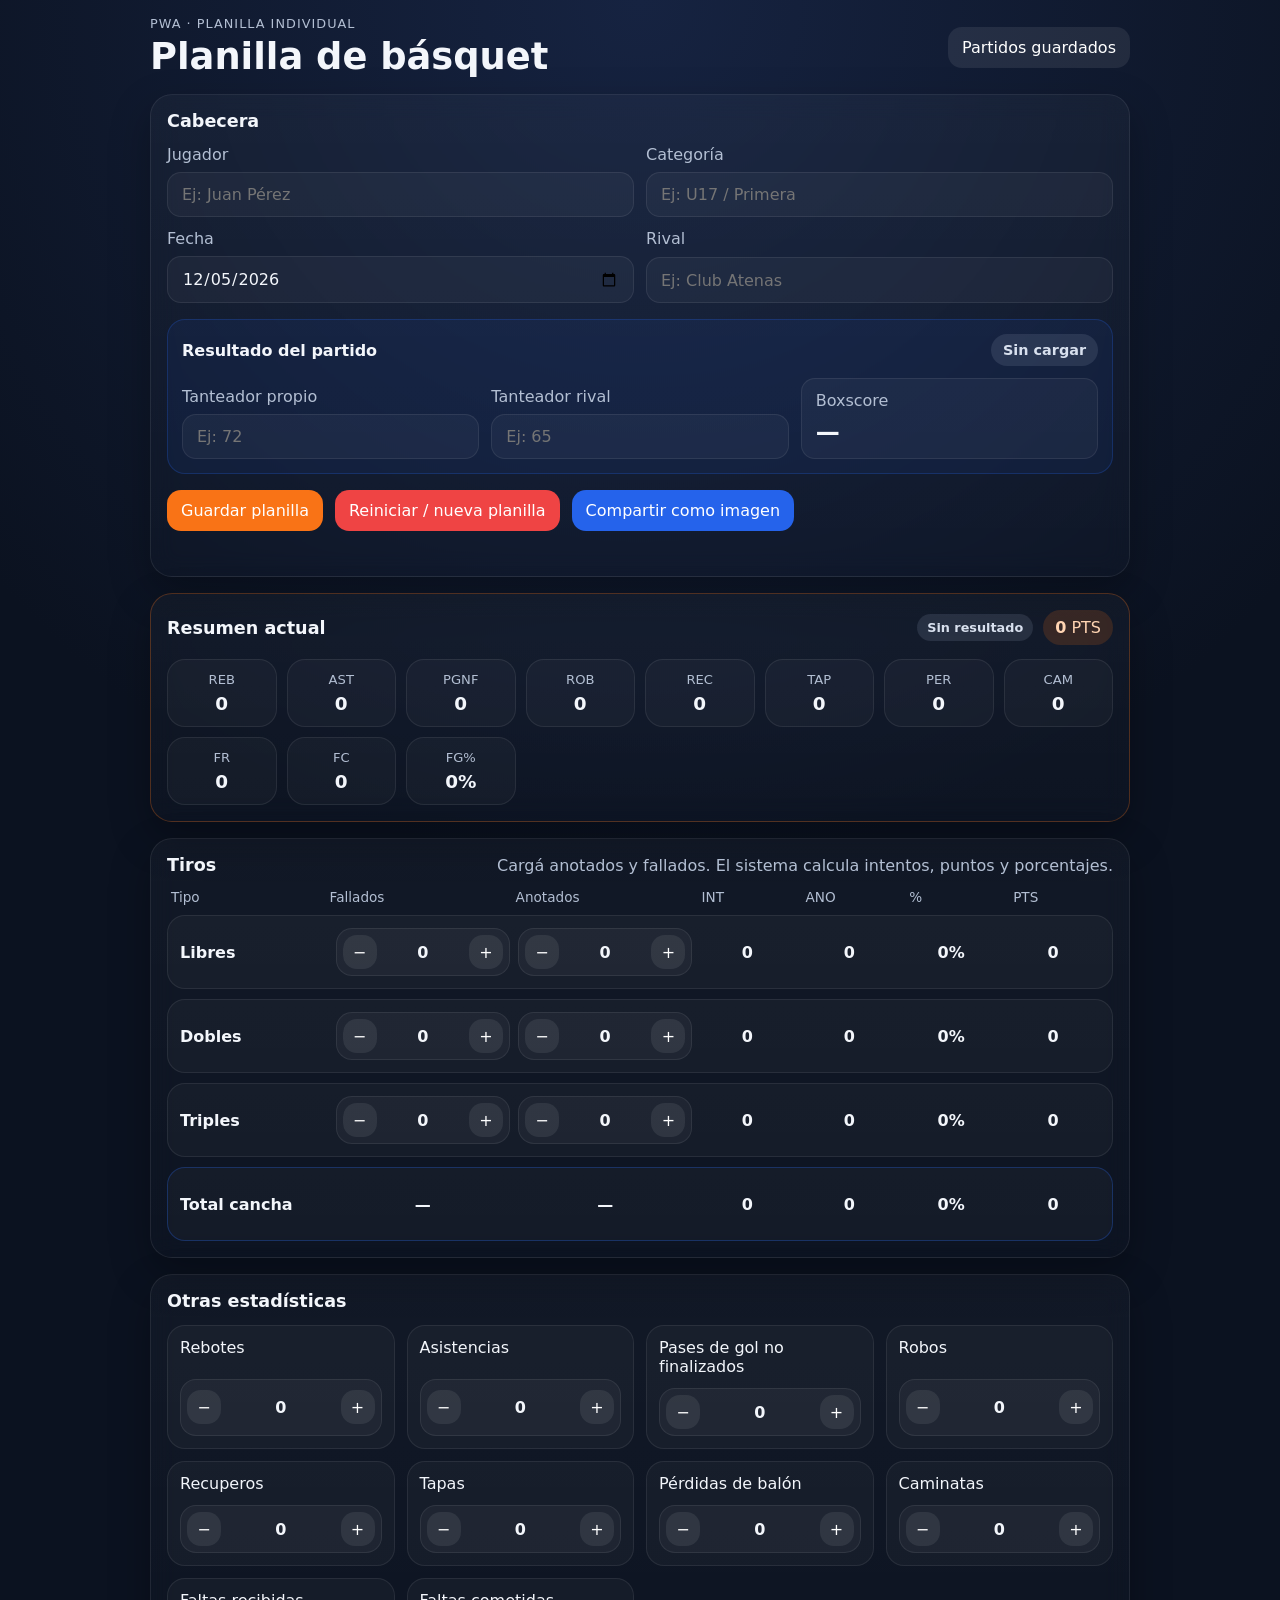
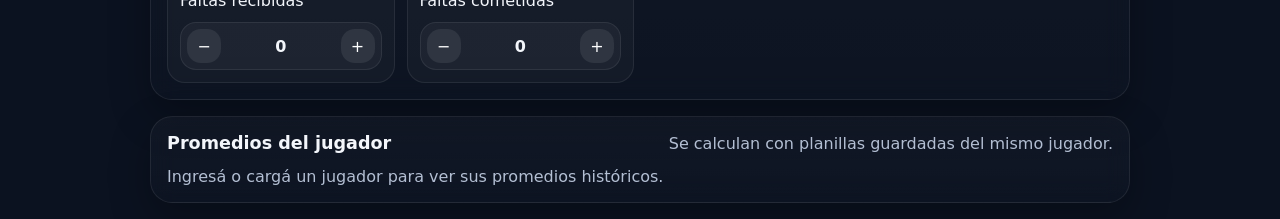
<file: index.html>
<!doctype html>
<html lang="es">
  <head>
    <meta charset="UTF-8" />
    <meta name="viewport" content="width=device-width, initial-scale=1, viewport-fit=cover" />
    <meta name="theme-color" content="#101828" />
    <meta name="description" content="Planilla individual de jugador de baloncesto en formato PWA." />
    <link rel="manifest" href="manifest.webmanifest?v=3" />
    <link rel="apple-touch-icon" href="icons/icon-192.png?v=3" />
    <link rel="stylesheet" href="styles.css?v=3" />
    <meta http-equiv="Cache-Control" content="no-cache, no-store, must-revalidate" />
    <meta http-equiv="Pragma" content="no-cache" />
    <meta http-equiv="Expires" content="0" />
    <title>Planilla Individual de Básquet</title>
  </head>
  <body>
    <div class="app-shell">
      <header class="topbar">
        <div>
          <p class="eyebrow">PWA · Planilla individual</p>
          <h1>Planilla de básquet</h1>
        </div>
        <button id="toggle-history" class="ghost-btn">Partidos guardados</button>
      </header>

      <section id="history-panel" class="panel hidden">
        <div class="panel-header">
          <h2>Planillas anteriores</h2>
          <button id="close-history" class="ghost-btn small">Cerrar</button>
        </div>
        <div id="history-list" class="history-list empty-state">
          Todavía no hay planillas guardadas.
        </div>
      </section>

      <main>
        <section class="card">
          <div class="card-header">
            <h2>Cabecera</h2>
            <span id="install-status" class="status-chip hidden">Instalable</span>
          </div>
          <div class="grid two">
            <label>
              <span>Jugador</span>
              <input id="playerName" type="text" placeholder="Ej: Juan Pérez" maxlength="60" />
            </label>
            <label>
              <span>Categoría</span>
              <input id="category" type="text" placeholder="Ej: U17 / Primera" maxlength="40" />
            </label>
            <label>
              <span>Fecha</span>
              <input id="gameDate" type="date" />
            </label>
            <label>
              <span>Rival</span>
              <input id="opponent" type="text" placeholder="Ej: Club Atenas" maxlength="60" />
            </label>
          </div>

          <div class="result-box">
            <div class="result-box-header">
              <h3>Resultado del partido</h3>
              <span id="resultBadge" class="result-badge neutral">Sin cargar</span>
            </div>
            <div class="grid result-grid">
              <label>
                <span>Tanteador propio</span>
                <input id="teamScore" type="number" min="0" inputmode="numeric" placeholder="Ej: 72" />
              </label>
              <label>
                <span>Tanteador rival</span>
                <input id="opponentScore" type="number" min="0" inputmode="numeric" placeholder="Ej: 65" />
              </label>
              <div class="score-preview-wrap">
                <span class="score-preview-label">Boxscore</span>
                <strong id="scorePreview" class="score-preview">—</strong>
              </div>
            </div>
          </div>

          <div class="actions-row">
            <button id="save-sheet" class="primary-btn">Guardar planilla</button>
            <button id="new-sheet" class="danger-btn">Reiniciar / nueva planilla</button>
            <button id="share-sheet" class="secondary-btn">Compartir como imagen</button>
            <button id="install-app" class="ghost-btn hidden">Instalar app</button>
          </div>
          <p id="save-feedback" class="feedback"></p>
        </section>

        <section class="card summary-card">
          <div class="card-header">
            <h2>Resumen actual</h2>
            <div class="summary-top-right">
              <span id="summaryResultBadge" class="result-badge neutral small">Sin resultado</span>
              <span class="summary-points"><strong id="totalPoints">0</strong> PTS</span>
            </div>
          </div>
          <div class="summary-grid">
            <div class="summary-stat"><span>REB</span><strong id="summaryRebounds">0</strong></div>
            <div class="summary-stat"><span>AST</span><strong id="summaryAssists">0</strong></div>
            <div class="summary-stat"><span>PGNF</span><strong id="summarySecondaryAssists">0</strong></div>
            <div class="summary-stat"><span>ROB</span><strong id="summarySteals">0</strong></div>
            <div class="summary-stat"><span>REC</span><strong id="summaryRecoveries">0</strong></div>
            <div class="summary-stat"><span>TAP</span><strong id="summaryBlocks">0</strong></div>
            <div class="summary-stat"><span>PER</span><strong id="summaryTurnovers">0</strong></div>
            <div class="summary-stat"><span>CAM</span><strong id="summaryTravels">0</strong></div>
            <div class="summary-stat"><span>FR</span><strong id="summaryFoulsReceived">0</strong></div>
            <div class="summary-stat"><span>FC</span><strong id="summaryFoulsCommitted">0</strong></div>
            <div class="summary-stat"><span>FG%</span><strong id="summaryFgPct">0%</strong></div>
          </div>
        </section>

        <section class="card">
          <div class="card-header">
            <h2>Tiros</h2>
            <span class="helper-text">Cargá anotados y fallados. El sistema calcula intentos, puntos y porcentajes.</span>
          </div>
          <div class="shots-table">
            <div class="shots-head row">
              <span>Tipo</span>
              <span>Fallados</span>
              <span>Anotados</span>
              <span>INT</span>
              <span>ANO</span>
              <span>%</span>
              <span>PTS</span>
            </div>

            <div class="row shot-row" data-shot-row="ft">
              <span class="shot-label">Libres</span>
              <div class="shot-metric shot-counter" data-mobile-label="Fallados">
                <div class="counter-group">
                  <button data-counter-type="shot" data-shot="ft" data-field="missed" data-delta="-1">−</button>
                  <strong id="ft-missed">0</strong>
                  <button data-counter-type="shot" data-shot="ft" data-field="missed" data-delta="1">+</button>
                </div>
              </div>
              <div class="shot-metric shot-counter" data-mobile-label="Anotados">
                <div class="counter-group">
                  <button data-counter-type="shot" data-shot="ft" data-field="made" data-delta="-1">−</button>
                  <strong id="ft-made">0</strong>
                  <button data-counter-type="shot" data-shot="ft" data-field="made" data-delta="1">+</button>
                </div>
              </div>
              <div class="shot-metric" data-mobile-label="INT"><strong id="ft-attempts">0</strong></div>
              <div class="shot-metric" data-mobile-label="ANO"><strong id="ft-made-display">0</strong></div>
              <div class="shot-metric" data-mobile-label="%"><strong id="ft-pct">0%</strong></div>
              <div class="shot-metric" data-mobile-label="PTS"><strong id="ft-points">0</strong></div>
            </div>

            <div class="row shot-row" data-shot-row="two">
              <span class="shot-label">Dobles</span>
              <div class="shot-metric shot-counter" data-mobile-label="Fallados">
                <div class="counter-group">
                  <button data-counter-type="shot" data-shot="two" data-field="missed" data-delta="-1">−</button>
                  <strong id="two-missed">0</strong>
                  <button data-counter-type="shot" data-shot="two" data-field="missed" data-delta="1">+</button>
                </div>
              </div>
              <div class="shot-metric shot-counter" data-mobile-label="Anotados">
                <div class="counter-group">
                  <button data-counter-type="shot" data-shot="two" data-field="made" data-delta="-1">−</button>
                  <strong id="two-made">0</strong>
                  <button data-counter-type="shot" data-shot="two" data-field="made" data-delta="1">+</button>
                </div>
              </div>
              <div class="shot-metric" data-mobile-label="INT"><strong id="two-attempts">0</strong></div>
              <div class="shot-metric" data-mobile-label="ANO"><strong id="two-made-display">0</strong></div>
              <div class="shot-metric" data-mobile-label="%"><strong id="two-pct">0%</strong></div>
              <div class="shot-metric" data-mobile-label="PTS"><strong id="two-points">0</strong></div>
            </div>

            <div class="row shot-row" data-shot-row="three">
              <span class="shot-label">Triples</span>
              <div class="shot-metric shot-counter" data-mobile-label="Fallados">
                <div class="counter-group">
                  <button data-counter-type="shot" data-shot="three" data-field="missed" data-delta="-1">−</button>
                  <strong id="three-missed">0</strong>
                  <button data-counter-type="shot" data-shot="three" data-field="missed" data-delta="1">+</button>
                </div>
              </div>
              <div class="shot-metric shot-counter" data-mobile-label="Anotados">
                <div class="counter-group">
                  <button data-counter-type="shot" data-shot="three" data-field="made" data-delta="-1">−</button>
                  <strong id="three-made">0</strong>
                  <button data-counter-type="shot" data-shot="three" data-field="made" data-delta="1">+</button>
                </div>
              </div>
              <div class="shot-metric" data-mobile-label="INT"><strong id="three-attempts">0</strong></div>
              <div class="shot-metric" data-mobile-label="ANO"><strong id="three-made-display">0</strong></div>
              <div class="shot-metric" data-mobile-label="%"><strong id="three-pct">0%</strong></div>
              <div class="shot-metric" data-mobile-label="PTS"><strong id="three-points">0</strong></div>
            </div>

            <div class="row shot-row total-row">
              <span class="shot-label">Total cancha</span>
              <div class="shot-metric" data-mobile-label="Fallados"><strong>—</strong></div>
              <div class="shot-metric" data-mobile-label="Anotados"><strong>—</strong></div>
              <div class="shot-metric" data-mobile-label="INT"><strong id="fg-attempts">0</strong></div>
              <div class="shot-metric" data-mobile-label="ANO"><strong id="fg-made">0</strong></div>
              <div class="shot-metric" data-mobile-label="%"><strong id="fg-pct">0%</strong></div>
              <div class="shot-metric" data-mobile-label="PTS"><strong id="fg-points">0</strong></div>
            </div>
          </div>
        </section>

        <section class="card">
          <div class="card-header">
            <h2>Otras estadísticas</h2>
          </div>
          <div class="stats-grid" id="stats-grid">
            <div class="stat-box">
              <span>Rebotes</span>
              <div class="counter-group big">
                <button data-counter-type="stat" data-stat="rebounds" data-delta="-1">−</button>
                <strong id="rebounds">0</strong>
                <button data-counter-type="stat" data-stat="rebounds" data-delta="1">+</button>
              </div>
            </div>
            <div class="stat-box">
              <span>Asistencias</span>
              <div class="counter-group big">
                <button data-counter-type="stat" data-stat="assists" data-delta="-1">−</button>
                <strong id="assists">0</strong>
                <button data-counter-type="stat" data-stat="assists" data-delta="1">+</button>
              </div>
            </div>
            <div class="stat-box">
              <span>Pases de gol no finalizados</span>
              <div class="counter-group big">
                <button data-counter-type="stat" data-stat="secondaryAssists" data-delta="-1">−</button>
                <strong id="secondaryAssists">0</strong>
                <button data-counter-type="stat" data-stat="secondaryAssists" data-delta="1">+</button>
              </div>
            </div>
            <div class="stat-box">
              <span>Robos</span>
              <div class="counter-group big">
                <button data-counter-type="stat" data-stat="steals" data-delta="-1">−</button>
                <strong id="steals">0</strong>
                <button data-counter-type="stat" data-stat="steals" data-delta="1">+</button>
              </div>
            </div>
            <div class="stat-box">
              <span>Recuperos</span>
              <div class="counter-group big">
                <button data-counter-type="stat" data-stat="recoveries" data-delta="-1">−</button>
                <strong id="recoveries">0</strong>
                <button data-counter-type="stat" data-stat="recoveries" data-delta="1">+</button>
              </div>
            </div>
            <div class="stat-box">
              <span>Tapas</span>
              <div class="counter-group big">
                <button data-counter-type="stat" data-stat="blocks" data-delta="-1">−</button>
                <strong id="blocks">0</strong>
                <button data-counter-type="stat" data-stat="blocks" data-delta="1">+</button>
              </div>
            </div>
            <div class="stat-box">
              <span>Pérdidas de balón</span>
              <div class="counter-group big">
                <button data-counter-type="stat" data-stat="turnovers" data-delta="-1">−</button>
                <strong id="turnovers">0</strong>
                <button data-counter-type="stat" data-stat="turnovers" data-delta="1">+</button>
              </div>
            </div>
            <div class="stat-box">
              <span>Caminatas</span>
              <div class="counter-group big">
                <button data-counter-type="stat" data-stat="travels" data-delta="-1">−</button>
                <strong id="travels">0</strong>
                <button data-counter-type="stat" data-stat="travels" data-delta="1">+</button>
              </div>
            </div>
            <div class="stat-box">
              <span>Faltas recibidas</span>
              <div class="counter-group big">
                <button data-counter-type="stat" data-stat="foulsReceived" data-delta="-1">−</button>
                <strong id="foulsReceived">0</strong>
                <button data-counter-type="stat" data-stat="foulsReceived" data-delta="1">+</button>
              </div>
            </div>
            <div class="stat-box">
              <span>Faltas cometidas</span>
              <div class="counter-group big">
                <button data-counter-type="stat" data-stat="foulsCommitted" data-delta="-1">−</button>
                <strong id="foulsCommitted">0</strong>
                <button data-counter-type="stat" data-stat="foulsCommitted" data-delta="1">+</button>
              </div>
            </div>
          </div>
        </section>

        <section class="card">
          <div class="card-header">
            <h2>Promedios del jugador</h2>
            <span id="averages-meta" class="helper-text">Se calculan con planillas guardadas del mismo jugador.</span>
          </div>
          <div id="averages-content" class="averages-grid empty-state">
            Ingresá o cargá un jugador para ver sus promedios históricos.
          </div>
        </section>
      </main>
    </div>

    <script src="app.js?v=3"></script>
  </body>
</html>
</file>
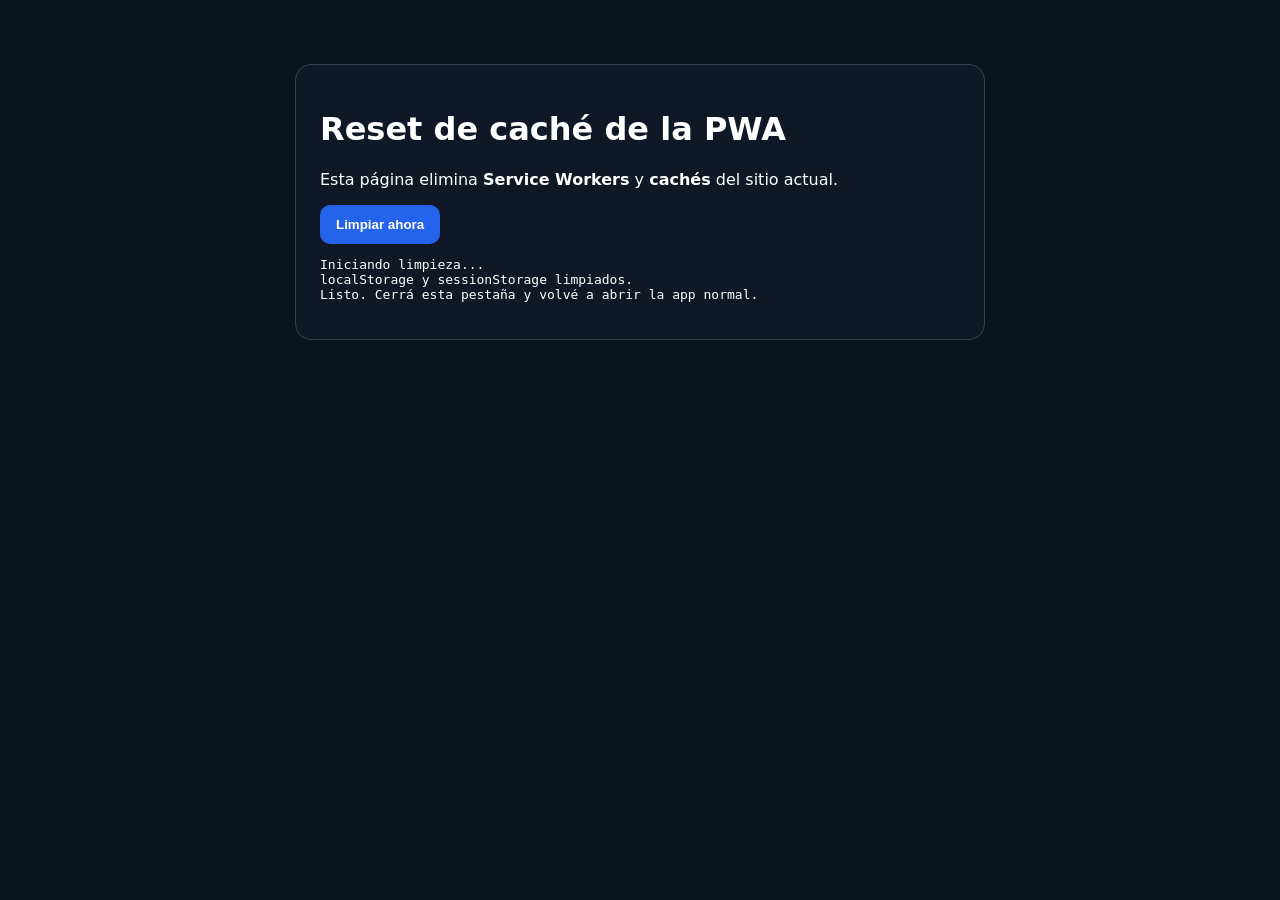
<file: reset-cache.html>
<!doctype html>
<html lang="es">
<head>
  <meta charset="UTF-8" />
  <meta name="viewport" content="width=device-width, initial-scale=1.0" />
  <title>Reset PWA Cache</title>
  <style>
    body { font-family: system-ui, sans-serif; background:#0b1220; color:#fff; margin:0; padding:24px; }
    .card { max-width:640px; margin:40px auto; background:#101828; border:1px solid #334155; border-radius:16px; padding:24px; }
    button { background:#2563eb; color:#fff; border:none; padding:12px 16px; border-radius:10px; font-weight:700; cursor:pointer; }
    code { background:#111827; padding:2px 6px; border-radius:6px; }
  </style>
</head>
<body>
  <div class="card">
    <h1>Reset de caché de la PWA</h1>
    <p>Esta página elimina <strong>Service Workers</strong> y <strong>cachés</strong> del sitio actual.</p>
    <button id="resetBtn">Limpiar ahora</button>
    <pre id="log"></pre>
  </div>

  <script>
    async function resetPwa() {
      const log = document.getElementById('log');
      const write = (msg) => log.textContent += msg + '\n';
      write('Iniciando limpieza...');

      if ('serviceWorker' in navigator) {
        const regs = await navigator.serviceWorker.getRegistrations();
        for (const reg of regs) {
          await reg.unregister();
          write('SW eliminado: ' + (reg.scope || 'sin scope'));
        }
      } else {
        write('Este navegador no soporta Service Worker.');
      }

      if ('caches' in window) {
        const keys = await caches.keys();
        for (const key of keys) {
          await caches.delete(key);
          write('Cache eliminado: ' + key);
        }
      }

      try {
        localStorage.clear();
        sessionStorage.clear();
        write('localStorage y sessionStorage limpiados.');
      } catch (e) {
        write('No se pudo limpiar storage: ' + e.message);
      }

      write('Listo. Cerrá esta pestaña y volvé a abrir la app normal.');
    }

    document.getElementById('resetBtn').addEventListener('click', resetPwa);
    resetPwa();
  </script>
</body>
</html>
</file>
<file: styles.css>
:root {
  --bg: #0b1220;
  --card: #111a2d;
  --card-2: #16233b;
  --text: #f3f6fb;
  --muted: #b3bfd3;
  --line: rgba(255, 255, 255, 0.08);
  --primary: #f97316;
  --secondary: #2563eb;
  --danger: #ef4444;
  --success: #16a34a;
  --warning: #f59e0b;
  --shadow: 0 16px 40px rgba(0, 0, 0, 0.28);
  --radius: 22px;
}

* {
  box-sizing: border-box;
}

html,
body {
  margin: 0;
  min-height: 100%;
  font-family: Inter, ui-sans-serif, system-ui, -apple-system, BlinkMacSystemFont, 'Segoe UI', sans-serif;
  background: radial-gradient(circle at top, #162341 0%, var(--bg) 45%);
  color: var(--text);
}

body {
  padding: 16px;
}

button,
input {
  font: inherit;
}

button {
  cursor: pointer;
}

.app-shell {
  max-width: 980px;
  margin: 0 auto;
}

.topbar {
  display: flex;
  align-items: center;
  justify-content: space-between;
  gap: 16px;
  margin-bottom: 16px;
}

.eyebrow {
  margin: 0 0 4px;
  font-size: 0.8rem;
  letter-spacing: 0.08em;
  text-transform: uppercase;
  color: var(--muted);
}

h1,
h2,
h3,
p {
  margin: 0;
}

h1 {
  font-size: clamp(1.6rem, 3vw, 2.3rem);
}

h2 {
  font-size: 1.1rem;
}

h3 {
  font-size: 1rem;
}

main {
  display: grid;
  gap: 16px;
}

.card,
.panel {
  background: linear-gradient(180deg, rgba(255, 255, 255, 0.03), rgba(255, 255, 255, 0.01));
  border: 1px solid var(--line);
  border-radius: var(--radius);
  padding: 16px;
  box-shadow: var(--shadow);
  backdrop-filter: blur(12px);
}

.panel {
  margin-bottom: 16px;
}

.card-header,
.panel-header,
.actions-row {
  display: flex;
  align-items: center;
  justify-content: space-between;
  gap: 12px;
}

.actions-row {
  margin-top: 16px;
  flex-wrap: wrap;
  justify-content: flex-start;
}

.grid {
  display: grid;
  gap: 12px;
}

.grid.two {
  grid-template-columns: repeat(2, minmax(0, 1fr));
  margin-top: 14px;
}

label {
  display: grid;
  gap: 8px;
}

label span,
.helper-text,
.feedback,
.status-chip,
.history-meta,
.empty-state,
.score-preview-label {
  color: var(--muted);
}

input {
  width: 100%;
  border: 1px solid var(--line);
  border-radius: 14px;
  padding: 12px 14px;
  background: rgba(255, 255, 255, 0.04);
  color: var(--text);
}

input:focus {
  outline: 2px solid rgba(249, 115, 22, 0.35);
  border-color: rgba(249, 115, 22, 0.7);
}

.primary-btn,
.secondary-btn,
.danger-btn,
.ghost-btn,
.counter-group button,
.history-item button {
  border: none;
  border-radius: 14px;
  padding: 11px 14px;
  color: white;
  transition: transform 0.12s ease, opacity 0.12s ease;
}

.primary-btn:active,
.secondary-btn:active,
.danger-btn:active,
.ghost-btn:active,
.counter-group button:active,
.history-item button:active {
  transform: translateY(1px);
}

.primary-btn {
  background: var(--primary);
}

.secondary-btn {
  background: var(--secondary);
}

.danger-btn {
  background: var(--danger);
}

.ghost-btn {
  background: rgba(255, 255, 255, 0.08);
}

.ghost-btn.small {
  padding: 8px 12px;
}

.feedback {
  margin-top: 10px;
  min-height: 1.2em;
}

.status-chip {
  background: rgba(22, 163, 74, 0.18);
  color: #9ee6b0;
  padding: 8px 10px;
  border-radius: 999px;
  font-size: 0.85rem;
}

.result-box {
  margin-top: 16px;
  border: 1px solid rgba(37, 99, 235, 0.25);
  border-radius: 18px;
  padding: 14px;
  background: rgba(37, 99, 235, 0.08);
  display: grid;
  gap: 12px;
}

.result-box-header {
  display: flex;
  align-items: center;
  justify-content: space-between;
  gap: 12px;
}

.result-grid {
  grid-template-columns: repeat(3, minmax(0, 1fr));
  align-items: end;
}

.score-preview-wrap {
  border: 1px solid var(--line);
  border-radius: 14px;
  padding: 12px 14px;
  background: rgba(255, 255, 255, 0.04);
  display: grid;
  gap: 8px;
  min-height: 76px;
}

.score-preview {
  font-size: 1.5rem;
}

.result-badge {
  padding: 8px 12px;
  border-radius: 999px;
  font-size: 0.9rem;
  font-weight: 700;
  display: inline-flex;
  align-items: center;
  justify-content: center;
}

.result-badge.small {
  font-size: 0.8rem;
  padding: 6px 10px;
}

.result-badge.neutral {
  background: rgba(148, 163, 184, 0.16);
  color: #d8e0ee;
}

.result-badge.win {
  background: rgba(22, 163, 74, 0.18);
  color: #9ee6b0;
}

.result-badge.loss {
  background: rgba(239, 68, 68, 0.18);
  color: #f9b0b0;
}

.result-badge.draw {
  background: rgba(245, 158, 11, 0.18);
  color: #fbd38d;
}

.summary-card {
  border: 1px solid rgba(249, 115, 22, 0.28);
}

.summary-top-right {
  display: flex;
  align-items: center;
  gap: 10px;
  flex-wrap: wrap;
  justify-content: flex-end;
}

.summary-points {
  background: rgba(249, 115, 22, 0.16);
  color: #ffd4b2;
  padding: 8px 12px;
  border-radius: 999px;
}

.summary-grid,
.averages-grid {
  display: grid;
  grid-template-columns: repeat(auto-fit, minmax(105px, 1fr));
  gap: 10px;
  margin-top: 14px;
}

.summary-stat,
.avg-item {
  border: 1px solid var(--line);
  background: rgba(255, 255, 255, 0.03);
  border-radius: 18px;
  padding: 12px;
  display: grid;
  gap: 6px;
  text-align: center;
}

.summary-stat span,
.avg-item span {
  font-size: 0.82rem;
  color: var(--muted);
}

.summary-stat strong,
.avg-item strong {
  font-size: 1.15rem;
}

.shots-table {
  display: grid;
  gap: 10px;
  margin-top: 14px;
}

.row {
  display: grid;
  grid-template-columns: 1.1fr 1.3fr 1.3fr repeat(4, minmax(70px, 0.7fr));
  gap: 8px;
  align-items: center;
}

.shots-head {
  color: var(--muted);
  font-size: 0.85rem;
  padding: 0 4px;
}

.shot-row {
  padding: 12px;
  border: 1px solid var(--line);
  border-radius: 18px;
  background: rgba(255, 255, 255, 0.03);
}

.total-row {
  border-color: rgba(37, 99, 235, 0.3);
}

.shot-label {
  font-weight: 700;
}

.shot-metric {
  display: flex;
  align-items: center;
  justify-content: center;
  min-height: 48px;
}

.shot-metric strong {
  min-width: 24px;
  text-align: center;
}

.shot-counter {
  justify-content: stretch;
}

.counter-group {
  display: inline-flex;
  align-items: center;
  justify-content: space-between;
  gap: 8px;
  background: rgba(255, 255, 255, 0.04);
  border: 1px solid var(--line);
  border-radius: 16px;
  padding: 6px;
  width: 100%;
}

.counter-group.big {
  width: 100%;
}

.counter-group button {
  min-width: 34px;
  min-height: 34px;
  padding: 0;
  background: rgba(255, 255, 255, 0.08);
}

.counter-group strong {
  min-width: 24px;
  text-align: center;
}

.stats-grid {
  display: grid;
  gap: 12px;
  grid-template-columns: repeat(auto-fit, minmax(180px, 1fr));
  margin-top: 14px;
}

.stat-box {
  border: 1px solid var(--line);
  background: rgba(255, 255, 255, 0.03);
  border-radius: 18px;
  padding: 12px;
  display: grid;
  gap: 12px;
}

.history-list {
  display: grid;
  gap: 10px;
  margin-top: 12px;
}

.history-item {
  display: grid;
  grid-template-columns: 1fr auto auto;
  gap: 10px;
  align-items: center;
  padding: 12px;
  border-radius: 16px;
  background: rgba(255, 255, 255, 0.03);
  border: 1px solid var(--line);
}

.history-item button {
  background: rgba(37, 99, 235, 0.18);
}

.history-item .delete-btn {
  background: rgba(239, 68, 68, 0.18);
}

.hidden {
  display: none !important;
}

@media (max-width: 760px) {
  body {
    padding: 12px;
  }

  .topbar,
  .card-header,
  .panel-header,
  .result-box-header {
    align-items: flex-start;
    flex-direction: column;
  }

  .grid.two,
  .result-grid {
    grid-template-columns: 1fr;
  }

  .row,
  .shots-head {
    grid-template-columns: 1fr;
  }

  .shots-head {
    display: none;
  }

  .shot-row {
    gap: 12px;
  }

  .shot-row > .shot-label {
    justify-content: flex-start;
    font-size: 1.05rem;
  }

  .shot-metric {
    justify-content: space-between;
    align-items: center;
    border: 1px solid var(--line);
    border-radius: 16px;
    padding: 10px 12px;
    background: rgba(255, 255, 255, 0.03);
  }

  .shot-metric::before {
    content: attr(data-mobile-label);
    color: var(--muted);
    font-size: 0.9rem;
    font-weight: 600;
  }

  .shot-counter {
    padding: 8px;
  }

  .shot-counter .counter-group {
    max-width: 180px;
  }

  .history-item {
    grid-template-columns: 1fr;
  }

  .actions-row > * {
    width: 100%;
  }

  .summary-top-right {
    justify-content: flex-start;
  }
}
</file>
